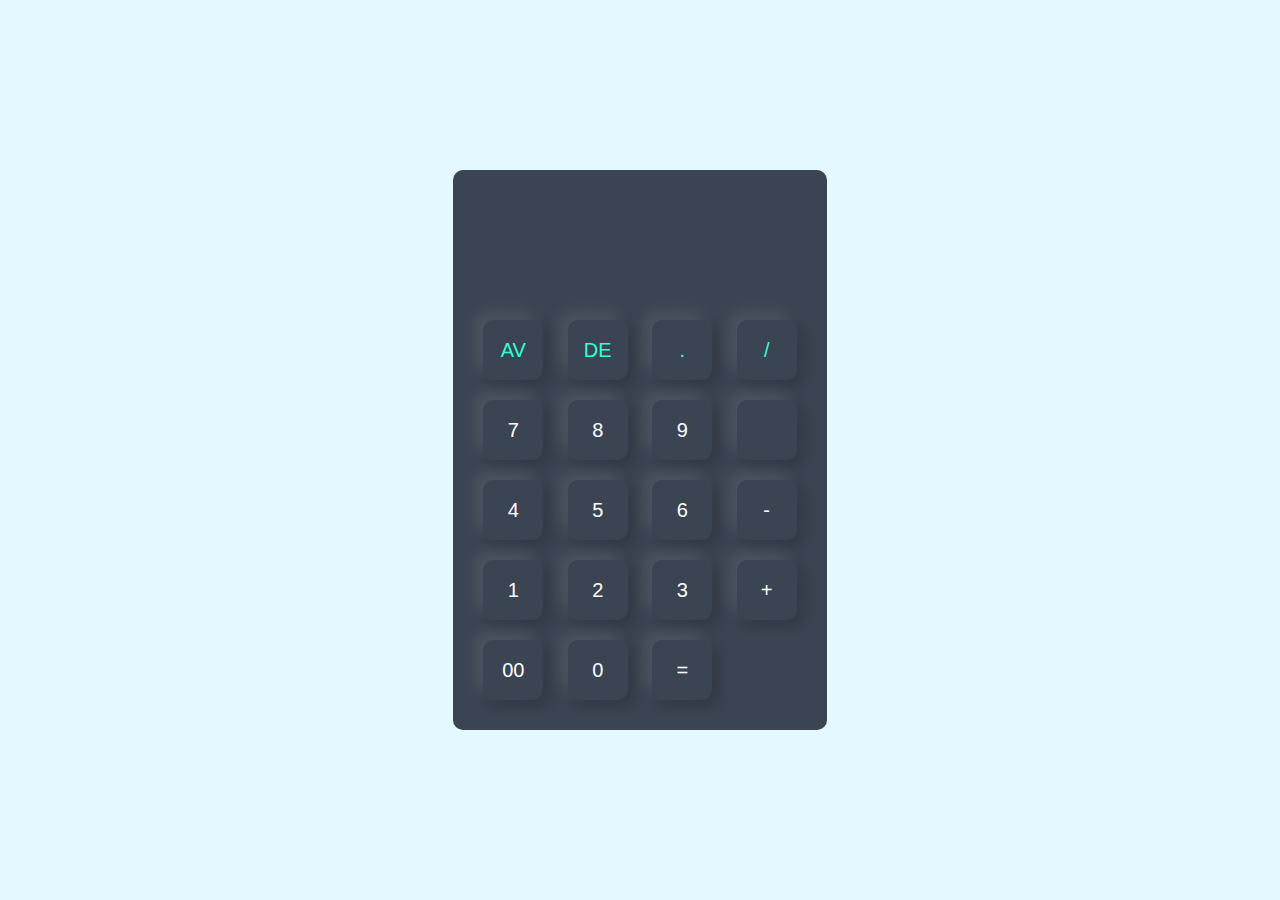
<file: practiceprojects/calculator/index.html>
<!DOCTYPE html>
<html lang="en">
<head>
    <meta charset="UTF-8">
    <meta name="viewport" content="width=device-width, initial-scale=1.0">
    <title>calculator</title>
    <link rel="stylesheet" href="style.css">
</head>
<body>
 <div class="container">
   <div class="calculater">
     <form>
      <div class="display">
         <input type="text" name="display">
     </div>
     <div>
       <input type="button" value="AV" onclick="display.value = ''" class="operator">
       <input type="button" value="DE" onclick="display.value += display.value.toString().slice (0,-1)" class="operator">
        <input type="button" value="." onclick="display.value += '.'" class="operator">
          <input type="button" value="/" onclick="display.value += '/'" class="operator">
          </div>
                <div>
                    <input type="button" value="7" onclick="display.value += '7'">
                    <input type="button" value="8" onclick="display.value += '8'">
                    <input type="button" value="9" onclick="display.value += '9'">
                    <input type="button" value="" onclick="display.value += ''">
                </div>
                <div>
                    <input type="button" value="4" onclick="display.value += '4'">
                    <input type="button" value="5" onclick="display.value += '5'">
                    <input type="button" value="6" onclick="display.value += '6'">
                    <input type="button" value="-" onclick="display.value += '-'">
                </div>
                <div>
                    <input type="button" value="1" onclick="display.value += '1'">
                    <input type="button" value="2" onclick="display.value += '2'">
                    <input type="button" value="3" onclick="display.value += '3'">
                    <input type="button" value="+" onclick="display.value += '+'">
                </div>
                <div>
                    <input type="button" value="00" onclick="display.value += '00'">
                    <input type="button" value="0" onclick="display.value += '0'">
                    <input type="button" value="=" class="equal" onclick="display.value = eval(display.value)">
                    
                </div>
            </form>
        </div>
    </div>
</body>
</html>
</file>
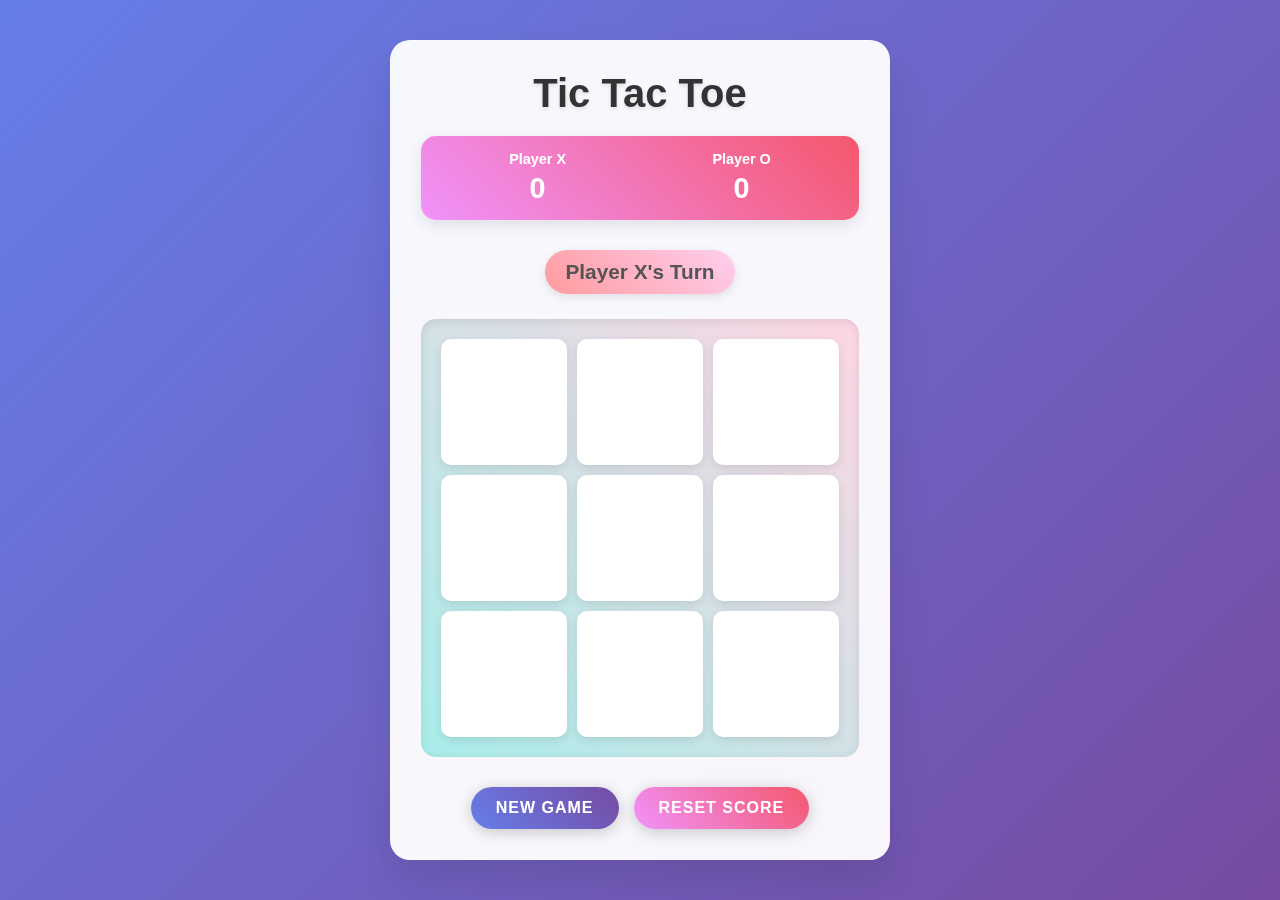
<file: practiceprojects/tictaktoe/index.html>
<!DOCTYPE html>
<html lang="en">
<head>
    <meta charset="UTF-8">
    <meta name="viewport" content="width=device-width, initial-scale=1.0">
    <title>Tic Tac Toe Game</title>
    <link rel="stylesheet" href="styles.css">
</head>
<body>
    <div class="container">
        <header>
            <h1>Tic Tac Toe</h1>
            <div class="score-board">
                <div class="score-item">
                    <span class="player-name">Player X</span>
                    <span class="score" id="scoreX">0</span>
                </div>
                <div class="score-item">
                    <span class="player-name">Player O</span>
                    <span class="score" id="scoreO">0</span>
                </div>
            </div>
        </header>

        <main>
            <div class="game-status">
                <p id="gameStatus">Player X's Turn</p>
            </div>

            <div class="game-board" id="gameBoard">
                <div class="cell" data-cell-index="0"></div>
                <div class="cell" data-cell-index="1"></div>
                <div class="cell" data-cell-index="2"></div>
                <div class="cell" data-cell-index="3"></div>
                <div class="cell" data-cell-index="4"></div>
                <div class="cell" data-cell-index="5"></div>
                <div class="cell" data-cell-index="6"></div>
                <div class="cell" data-cell-index="7"></div>
                <div class="cell" data-cell-index="8"></div>
            </div>

            <div class="game-controls">
                <button id="restartBtn" class="btn btn-primary">New Game</button>
                <button id="resetScoreBtn" class="btn btn-secondary">Reset Score</button>
            </div>
        </main>

        <div class="game-modal" id="gameModal">
            <div class="modal-content">
                <h2 id="modalTitle">Game Over!</h2>
                <p id="modalMessage">Player X Wins!</p>
                <button id="modalBtn" class="btn btn-primary">Play Again</button>
            </div>
        </div>
    </div>

    <script src="script.js"></script>
</body>
</html>
</file>
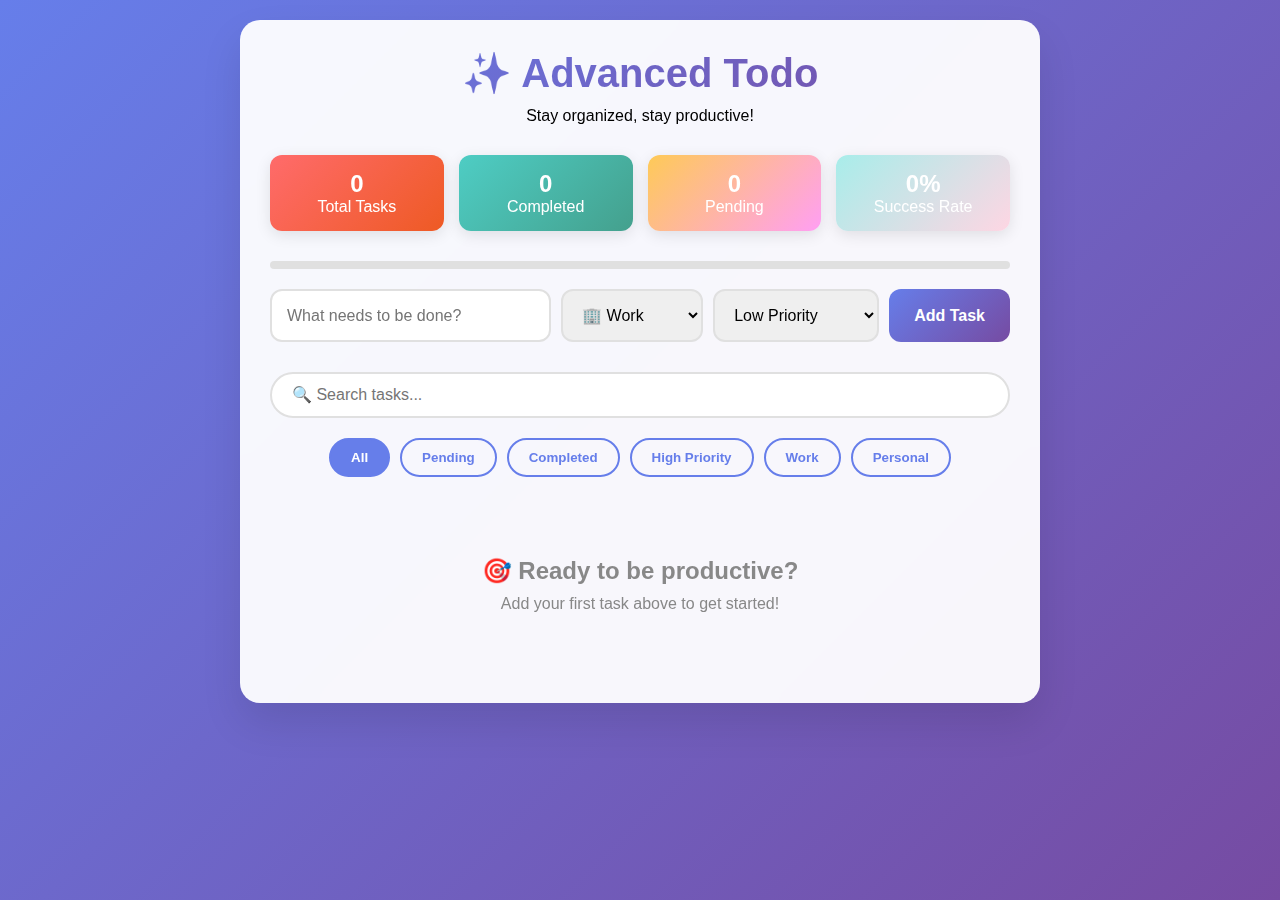
<file: practiceprojects/todolist/index.html>
<!DOCTYPE html>
<html lang="en">
<head>
    <meta charset="UTF-8">
    <meta name="viewport" content="width=device-width, initial-scale=1.0">
    <title>Advanced Todo App</title>
    <link rel="stylesheet" href="styles.css">
</head>
<body>
    <div class="container">
        <div class="header">
            <h1>✨ Advanced Todo</h1>
            <p>Stay organized, stay productive!</p>
        </div>

        <div class="stats">
            <div class="stat-card">
                <div class="stat-number" id="totalTasks">0</div>
                <div>Total Tasks</div>
            </div>
            <div class="stat-card">
                <div class="stat-number" id="completedTasks">0</div>
                <div>Completed</div>
            </div>
            <div class="stat-card">
                <div class="stat-number" id="pendingTasks">0</div>
                <div>Pending</div>
            </div>
            <div class="stat-card">
                <div class="stat-number" id="completionRate">0%</div>
                <div>Success Rate</div>
            </div>
        </div>

        <div class="progress-bar">
            <div class="progress-fill" id="progressFill"></div>
        </div>

        <div class="input-section">
            <div class="input-group">
                <input type="text" class="todo-input" id="todoInput" placeholder="What needs to be done?">
                <select class="category-select" id="categorySelect">
                    <option value="work">🏢 Work</option>
                    <option value="personal">🏠 Personal</option>
                    <option value="health">💪 Health</option>
                    <option value="learning">📚 Learning</option>
                    <option value="finance">💰 Finance</option>
                </select>
                <select class="priority-select" id="prioritySelect">
                    <option value="low">Low Priority</option>
                    <option value="medium">Medium Priority</option>
                    <option value="high">High Priority</option>
                </select>
                <button class="add-btn" id="addBtn">Add Task</button>
            </div>
        </div>

        <input type="text" class="search-box" id="searchBox" placeholder="🔍 Search tasks...">

        <div class="filters">
            <button class="filter-btn active" data-filter="all">All</button>
            <button class="filter-btn" data-filter="pending">Pending</button>
            <button class="filter-btn" data-filter="completed">Completed</button>
            <button class="filter-btn" data-filter="high">High Priority</button>
            <button class="filter-btn" data-filter="work">Work</button>
            <button class="filter-btn" data-filter="personal">Personal</button>
        </div>

        <div class="todo-list" id="todoList">
            <div class="empty-state" id="emptyState">
                <h3>🎯 Ready to be productive?</h3>
                <p>Add your first task above to get started!</p>
            </div>
        </div>
    </div>

    <script src="script.js"></script>
</body>
</html>
</file>
<file: practiceprojects/calculator/style.css>
*{
    margin: 0;
    padding: 0;
    box-sizing: border-box;
    font-family: 'Poppins',sans-serif;
}
.container{
    height: 100vh;
    width: 100%;
    background: #e3f9ff;
    display: flex;
    align-items: center;
    justify-content: center;
}
.calculater{
    background: #3a4452 ;
    padding: 20px;
    border-radius: 10px;
}
.calculater form input {
    border: 0;
    outline: 0;
    width: 60px;
    height: 60px;
    border-radius:10px ;
    box-shadow: -8px -8px 15px rgba(255,255, 255, 0.1),5px 5px 15px rgba(0, 0, 0, 0.2);
    background: transparent;
    font-size: 20px;
    color: #fff;
    cursor: pointer;
    margin: 10px;

}
form .display{
    display: flex;
    justify-content: flex-end;
    margin: 20px 0;

}
form .display input{
    text-align: right;
    flex: 1;
    font-size: 45px;
    box-shadow: none;
}
form input .equal{
    width: 145px;

}
form input.operator{
    color: #33ffd8;
}
</file>
<file: practiceprojects/tictaktoe/styles.css>
* {
    margin: 0;
    padding: 0;
    box-sizing: border-box;
}

body {
    font-family: 'Segoe UI', Tahoma, Geneva, Verdana, sans-serif;
    background: linear-gradient(135deg, #667eea 0%, #764ba2 100%);
    min-height: 100vh;
    display: flex;
    align-items: center;
    justify-content: center;
    padding: 20px;
}

.container {
    background: rgba(255, 255, 255, 0.95);
    border-radius: 20px;
    box-shadow: 0 20px 40px rgba(0, 0, 0, 0.1);
    padding: 30px;
    max-width: 500px;
    width: 100%;
    backdrop-filter: blur(10px);
    border: 1px solid rgba(255, 255, 255, 0.2);
}

header {
    text-align: center;
    margin-bottom: 30px;
}

h1 {
    color: #333;
    font-size: 2.5rem;
    margin-bottom: 20px;
    text-shadow: 0 2px 4px rgba(0, 0, 0, 0.1);
}

.score-board {
    display: flex;
    justify-content: space-around;
    background: linear-gradient(45deg, #f093fb 0%, #f5576c 100%);
    padding: 15px;
    border-radius: 15px;
    box-shadow: 0 5px 15px rgba(0, 0, 0, 0.1);
}

.score-item {
    text-align: center;
    color: white;
}

.player-name {
    display: block;
    font-size: 0.9rem;
    margin-bottom: 5px;
    font-weight: 600;
}

.score {
    display: block;
    font-size: 1.8rem;
    font-weight: bold;
}

.game-status {
    text-align: center;
    margin-bottom: 25px;
}

#gameStatus {
    font-size: 1.3rem;
    color: #555;
    font-weight: 600;
    padding: 10px 20px;
    background: linear-gradient(45deg, #ffecd2 0%, #fcb69f 100%);
    border-radius: 25px;
    display: inline-block;
    box-shadow: 0 3px 10px rgba(0, 0, 0, 0.1);
    transition: all 0.3s ease;
}

.game-board {
    display: grid;
    grid-template-columns: repeat(3, 1fr);
    grid-gap: 10px;
    margin-bottom: 30px;
    padding: 20px;
    background: linear-gradient(45deg, #a8edea 0%, #fed6e3 100%);
    border-radius: 15px;
    box-shadow: inset 0 2px 10px rgba(0, 0, 0, 0.1);
}

.cell {
    aspect-ratio: 1;
    background: white;
    border: none;
    border-radius: 10px;
    display: flex;
    align-items: center;
    justify-content: center;
    font-size: 2.5rem;
    font-weight: bold;
    cursor: pointer;
    transition: all 0.3s ease;
    box-shadow: 0 3px 10px rgba(0, 0, 0, 0.1);
    position: relative;
    overflow: hidden;
}

.cell:hover {
    transform: translateY(-2px);
    box-shadow: 0 5px 20px rgba(0, 0, 0, 0.15);
    background: linear-gradient(45deg, #ffeaa7, #fab1a0);
}

.cell.x {
    color: #e74c3c;
    animation: cellFill 0.3s ease;
}

.cell.o {
    color: #3498db;
    animation: cellFill 0.3s ease;
}

.cell.disabled {
    cursor: not-allowed;
    opacity: 0.7;
}

.cell.winning {
    background: linear-gradient(45deg, #00b894, #00cec9) !important;
    color: white !important;
    animation: winningCell 0.6s ease;
}

@keyframes cellFill {
    0% {
        transform: scale(0);
        opacity: 0;
    }
    50% {
        transform: scale(1.2);
    }
    100% {
        transform: scale(1);
        opacity: 1;
    }
}

@keyframes winningCell {
    0%, 100% {
        transform: scale(1);
    }
    50% {
        transform: scale(1.1);
    }
}

.game-controls {
    display: flex;
    gap: 15px;
    justify-content: center;
    flex-wrap: wrap;
}

.btn {
    padding: 12px 25px;
    border: none;
    border-radius: 25px;
    font-size: 1rem;
    font-weight: 600;
    cursor: pointer;
    transition: all 0.3s ease;
    text-transform: uppercase;
    letter-spacing: 1px;
    box-shadow: 0 3px 15px rgba(0, 0, 0, 0.2);
}

.btn:hover {
    transform: translateY(-2px);
    box-shadow: 0 5px 20px rgba(0, 0, 0, 0.3);
}

.btn:active {
    transform: translateY(0);
}

.btn-primary {
    background: linear-gradient(45deg, #667eea, #764ba2);
    color: white;
}

.btn-secondary {
    background: linear-gradient(45deg, #f093fb, #f5576c);
    color: white;
}

.game-modal {
    position: fixed;
    top: 0;
    left: 0;
    width: 100%;
    height: 100%;
    background: rgba(0, 0, 0, 0.8);
    display: none;
    align-items: center;
    justify-content: center;
    z-index: 1000;
    backdrop-filter: blur(5px);
}

.game-modal.show {
    display: flex;
    animation: modalFadeIn 0.3s ease;
}

.modal-content {
    background: white;
    padding: 40px;
    border-radius: 20px;
    text-align: center;
    box-shadow: 0 20px 40px rgba(0, 0, 0, 0.3);
    max-width: 90%;
    animation: modalSlideIn 0.3s ease;
}

#modalTitle {
    font-size: 2rem;
    margin-bottom: 15px;
    color: #333;
}

#modalMessage {
    font-size: 1.2rem;
    margin-bottom: 25px;
    color: #666;
}

@keyframes modalFadeIn {
    from {
        opacity: 0;
    }
    to {
        opacity: 1;
    }
}

@keyframes modalSlideIn {
    from {
        transform: translateY(-50px);
        opacity: 0;
    }
    to {
        transform: translateY(0);
        opacity: 1;
    }
}

/* Responsive Design */
@media (max-width: 480px) {
    .container {
        padding: 20px;
    }
    
    h1 {
        font-size: 2rem;
    }
    
    .cell {
        font-size: 2rem;
    }
    
    .score-board {
        padding: 10px;
    }
    
    .game-controls {
        flex-direction: column;
        align-items: center;
    }
    
    .btn {
        width: 100%;
        max-width: 200px;
    }
    
    .modal-content {
        padding: 30px 20px;
    }
    
    #modalTitle {
        font-size: 1.5rem;
    }
}

@media (max-width: 360px) {
    .game-board {
        padding: 15px;
        grid-gap: 8px;
    }
    
    .cell {
        font-size: 1.8rem;
    }
}
</file>
<file: practiceprojects/todolist/styles.css>
* {
    margin: 0;
    padding: 0;
    box-sizing: border-box;
}

body {
    font-family: 'Segoe UI', Tahoma, Geneva, Verdana, sans-serif;
    background: linear-gradient(135deg, #667eea 0%, #764ba2 100%);
    min-height: 100vh;
    padding: 20px;
}

.container {
    max-width: 800px;
    margin: 0 auto;
    background: rgba(255, 255, 255, 0.95);
    backdrop-filter: blur(10px);
    border-radius: 20px;
    padding: 30px;
    box-shadow: 0 20px 40px rgba(0, 0, 0, 0.1);
}

.header {
    text-align: center;
    margin-bottom: 30px;
}

.header h1 {
    color: #333;
    font-size: 2.5rem;
    margin-bottom: 10px;
    background: linear-gradient(135deg, #667eea, #764ba2);
    -webkit-background-clip: text;
    -webkit-text-fill-color: transparent;
}

.stats {
    display: flex;
    justify-content: space-around;
    margin-bottom: 30px;
    flex-wrap: wrap;
    gap: 15px;
}

.stat-card {
    background: linear-gradient(135deg, #ff6b6b, #ee5a24);
    color: white;
    padding: 15px 20px;
    border-radius: 12px;
    text-align: center;
    flex: 1;
    min-width: 120px;
    box-shadow: 0 4px 15px rgba(0, 0, 0, 0.1);
    transition: transform 0.2s;
}

.stat-card:nth-child(2) {
    background: linear-gradient(135deg, #4ecdc4, #44a08d);
}

.stat-card:nth-child(3) {
    background: linear-gradient(135deg, #feca57, #ff9ff3);
}

.stat-card:nth-child(4) {
    background: linear-gradient(135deg, #a8edea, #fed6e3);
}

.stat-card:hover {
    transform: translateY(-2px);
}

.stat-number {
    font-size: 1.5rem;
    font-weight: bold;
}

.input-section {
    margin-bottom: 30px;
}

.input-group {
    display: flex;
    gap: 10px;
    margin-bottom: 15px;
    flex-wrap: wrap;
}

.todo-input {
    flex: 1;
    padding: 15px;
    border: 2px solid #e0e0e0;
    border-radius: 12px;
    font-size: 16px;
    transition: all 0.3s;
    min-width: 200px;
}

.todo-input:focus {
    outline: none;
    border-color: #667eea;
    box-shadow: 0 0 0 3px rgba(102, 126, 234, 0.1);
}

.category-select, .priority-select {
    padding: 15px;
    border: 2px solid #e0e0e0;
    border-radius: 12px;
    font-size: 16px;
    min-width: 120px;
}

.add-btn {
    background: linear-gradient(135deg, #667eea, #764ba2);
    color: white;
    border: none;
    padding: 15px 25px;
    border-radius: 12px;
    cursor: pointer;
    font-size: 16px;
    font-weight: bold;
    transition: all 0.3s;
    min-width: 100px;
}

.add-btn:hover {
    transform: translateY(-2px);
    box-shadow: 0 8px 25px rgba(102, 126, 234, 0.3);
}

.filters {
    display: flex;
    gap: 10px;
    margin-bottom: 20px;
    flex-wrap: wrap;
    justify-content: center;
}

.filter-btn {
    padding: 10px 20px;
    border: 2px solid #667eea;
    background: transparent;
    color: #667eea;
    border-radius: 25px;
    cursor: pointer;
    transition: all 0.3s;
    font-weight: bold;
}

.filter-btn.active, .filter-btn:hover {
    background: #667eea;
    color: white;
}

.search-box {
    width: 100%;
    padding: 12px 20px;
    border: 2px solid #e0e0e0;
    border-radius: 25px;
    font-size: 16px;
    margin-bottom: 20px;
}

.todo-list {
    max-height: 500px;
    overflow-y: auto;
}

.todo-item {
    background: white;
    border: 2px solid #f0f0f0;
    border-radius: 15px;
    padding: 20px;
    margin-bottom: 15px;
    display: flex;
    align-items: center;
    gap: 15px;
    transition: all 0.3s;
    animation: slideIn 0.3s ease-out;
}

.todo-item:hover {
    border-color: #667eea;
    box-shadow: 0 5px 20px rgba(0, 0, 0, 0.1);
}

.todo-item.completed {
    opacity: 0.7;
    background: #f8f9fa;
}

.todo-item.completed .todo-text {
    text-decoration: line-through;
    color: #888;
}

.todo-checkbox {
    width: 20px;
    height: 20px;
    cursor: pointer;
}

.todo-content {
    flex: 1;
    display: flex;
    flex-direction: column;
    gap: 5px;
}

.todo-text {
    font-size: 16px;
    color: #333;
    font-weight: 500;
}

.todo-meta {
    display: flex;
    gap: 10px;
    align-items: center;
    flex-wrap: wrap;
}

.category-tag {
    background: #667eea;
    color: white;
    padding: 4px 12px;
    border-radius: 15px;
    font-size: 12px;
    font-weight: bold;
}

.priority-tag {
    padding: 4px 12px;
    border-radius: 15px;
    font-size: 12px;
    font-weight: bold;
    color: white;
}

.priority-high { background: #ff4757; }
.priority-medium { background: #ffa726; }
.priority-low { background: #26c6da; }

.todo-date {
    color: #666;
    font-size: 12px;
}

.todo-actions {
    display: flex;
    gap: 10px;
}

.action-btn {
    background: none;
    border: none;
    cursor: pointer;
    padding: 8px;
    border-radius: 8px;
    transition: all 0.2s;
    font-size: 16px;
}

.edit-btn:hover { background: #4ecdc4; color: white; }
.delete-btn:hover { background: #ff4757; color: white; }

.empty-state {
    text-align: center;
    padding: 60px 20px;
    color: #888;
}

.empty-state h3 {
    font-size: 1.5rem;
    margin-bottom: 10px;
}

.progress-bar {
    background: #e0e0e0;
    height: 8px;
    border-radius: 4px;
    margin: 20px 0;
    overflow: hidden;
}

.progress-fill {
    background: linear-gradient(135deg, #667eea, #764ba2);
    height: 100%;
    transition: width 0.3s;
    border-radius: 4px;
}

@keyframes slideIn {
    from {
        opacity: 0;
        transform: translateY(-10px);
    }
    to {
        opacity: 1;
        transform: translateY(0);
    }
}

@media (max-width: 600px) {
    .container { padding: 20px; }
    .header h1 { font-size: 2rem; }
    .input-group { flex-direction: column; }
    .stats { flex-direction: column; }
    .todo-item { flex-direction: column; align-items: flex-start; }
    .todo-actions { margin-top: 10px; }
}
</file>
